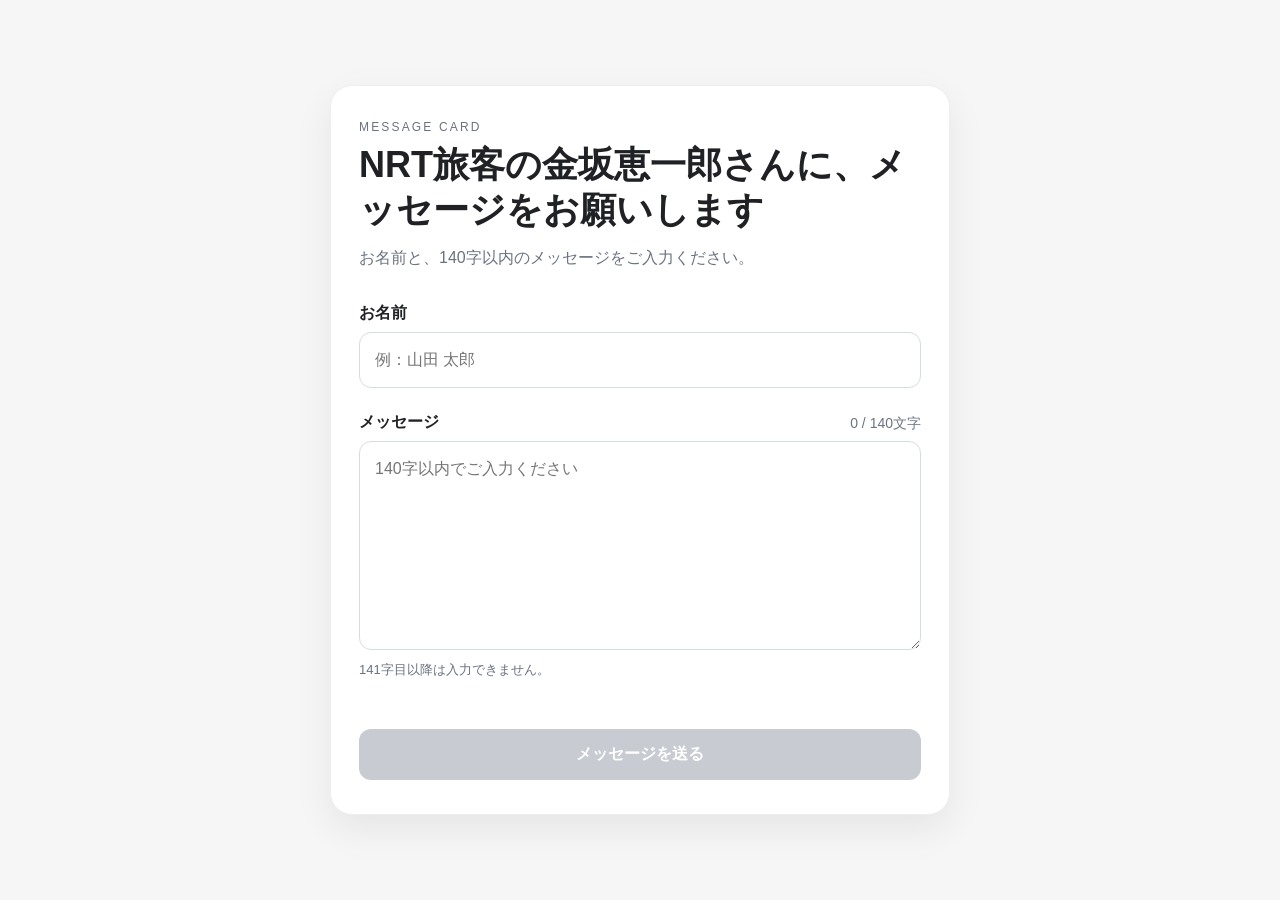
<file: index.html>
<!DOCTYPE html>
<html lang="ja">
<head>
  <meta charset="UTF-8">
  <meta name="viewport" content="width=device-width, initial-scale=1.0">
  <title>寄せ書きメッセージ</title>
  <link rel="stylesheet" href="style.css">
</head>
<body>
  <main class="page">
    <section class="card" aria-labelledby="page-title">
      <p class="eyebrow">MESSAGE CARD</p>
      <h1 id="page-title">NRT旅客の金坂恵一郎さんに、メッセージをお願いします</h1>
      <p class="intro">
        お名前と、140字以内のメッセージをご入力ください。
      </p>

      <form id="messageForm" novalidate>
        <div class="field">
          <label for="name">お名前</label>
          <input
            id="name"
            name="name"
            type="text"
            maxlength="40"
            autocomplete="name"
            placeholder="例：山田 太郎"
            required
          >
        </div>

        <div class="field">
          <div class="label-row">
            <label for="message">メッセージ</label>
            <span id="counter" class="counter" aria-live="polite">0 / 140文字</span>
          </div>

          <textarea
            id="message"
            name="message"
            maxlength="140"
            rows="7"
            placeholder="140字以内でご入力ください"
            required
          ></textarea>
          <p class="help">141字目以降は入力できません。</p>
        </div>

        <p id="formMessage" class="form-message" role="status" aria-live="polite"></p>

        <button id="submitButton" type="submit" disabled>
          メッセージを送る
        </button>
      </form>

      <section id="successPanel" class="success-panel" hidden>
        <div class="success-mark" aria-hidden="true">✓</div>
        <h2>送信しました</h2>
        <p>ご協力ありがとうございました。</p>
      </section>
    </section>
  </main>

  <script src="app.js"></script>
</body>
</html>
</file>
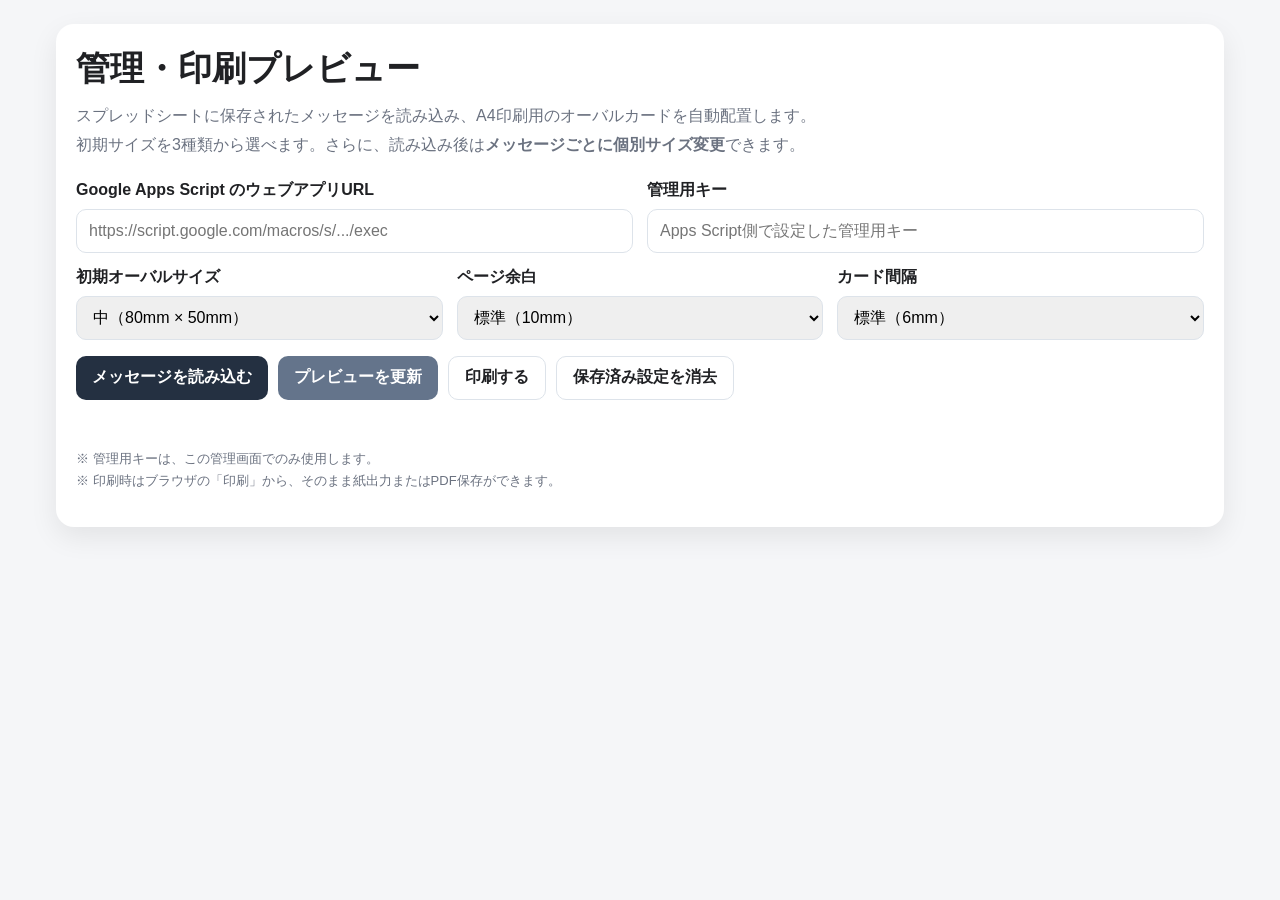
<file: admin.html>
<!DOCTYPE html>
<html lang="ja">
<head>
  <meta charset="UTF-8">
  <meta name="viewport" content="width=device-width, initial-scale=1.0">
  <title>寄せ書き 管理・印刷プレビュー</title>
  <style>
    * { box-sizing: border-box; }
    :root {
      --bg: #f5f6f8;
      --surface: #ffffff;
      --text: #202124;
      --muted: #6b7280;
      --line: #dde3ea;
      --accent: #243041;
      --shadow: 0 10px 28px rgba(0,0,0,0.08);
    }
    html, body {
      margin: 0;
      font-family:
        -apple-system, BlinkMacSystemFont, "Segoe UI",
        "Hiragino Kaku Gothic ProN", "Yu Gothic", Meiryo, sans-serif;
      color: var(--text);
      background: var(--bg);
    }
    .shell {
      max-width: 1200px;
      margin: 0 auto;
      padding: 24px 16px 40px;
    }
    .top-card {
      background: var(--surface);
      border-radius: 18px;
      padding: 22px 20px;
      box-shadow: var(--shadow);
      margin-bottom: 18px;
    }
    h1 {
      margin: 0 0 10px;
      font-size: clamp(24px, 5vw, 34px);
    }
    .intro {
      margin: 0 0 20px;
      color: var(--muted);
      line-height: 1.8;
    }
    .controls {
      display: grid;
      grid-template-columns: repeat(12, 1fr);
      gap: 14px;
      align-items: end;
    }
    .field {
      grid-column: span 12;
    }
    .field.half {
      grid-column: span 6;
    }
    .field.third {
      grid-column: span 4;
    }
    label {
      display: block;
      margin-bottom: 8px;
      font-weight: 700;
    }
    input, select, button {
      width: 100%;
      min-height: 44px;
      border: 1px solid var(--line);
      border-radius: 10px;
      padding: 10px 12px;
      font: inherit;
    }
    button {
      cursor: pointer;
      background: var(--accent);
      color: #fff;
      border: none;
      font-weight: 700;
    }
    button.secondary {
      background: #64748b;
    }
    button.ghost {
      background: #fff;
      color: var(--text);
      border: 1px solid var(--line);
    }
    .actions {
      display: flex;
      flex-wrap: wrap;
      gap: 10px;
      margin-top: 16px;
    }
    .actions button {
      width: auto;
      padding: 0 16px;
    }
    .status {
      margin-top: 14px;
      min-height: 24px;
      line-height: 1.6;
      color: #b42318;
      white-space: pre-wrap;
    }
    .summary {
      margin-top: 10px;
      color: var(--muted);
    }

    .individual-panel {
      background: var(--surface);
      border-radius: 18px;
      padding: 20px;
      box-shadow: var(--shadow);
      margin-bottom: 18px;
    }
    .individual-panel[hidden] {
      display: none !important;
    }
    .individual-panel h2 {
      margin: 0 0 8px;
      font-size: 20px;
    }
    .individual-panel .panel-note {
      margin: 0 0 14px;
      color: var(--muted);
      line-height: 1.7;
      font-size: 14px;
    }
    .individual-list {
      display: grid;
      gap: 8px;
    }
    .individual-row {
      display: grid;
      grid-template-columns: 70px minmax(100px, 160px) 1fr 150px;
      gap: 10px;
      align-items: center;
      padding: 10px 12px;
      border: 1px solid var(--line);
      border-radius: 10px;
      background: #fff;
    }
    .individual-number {
      color: var(--muted);
      font-size: 13px;
    }
    .individual-name {
      font-weight: 700;
      overflow: hidden;
      text-overflow: ellipsis;
      white-space: nowrap;
    }
    .individual-message {
      color: var(--muted);
      overflow: hidden;
      text-overflow: ellipsis;
      white-space: nowrap;
      font-size: 14px;
    }
    .individual-row select {
      min-height: 38px;
      padding: 7px 10px;
    }
    @media (max-width: 720px) {
      .individual-row {
        grid-template-columns: 56px 1fr 130px;
      }
      .individual-message {
        grid-column: 2 / -1;
        grid-row: 2;
      }
    }

    .preview-wrap {
      display: grid;
      gap: 18px;
    }
    .page-block {
      background: transparent;
    }
    .page-title {
      margin: 0 0 8px;
      font-size: 15px;
      color: var(--muted);
      font-weight: 700;
    }
    .print-page {
      width: 210mm;
      min-height: 297mm;
      background: #fff;
      box-shadow: var(--shadow);
      margin: 0 auto;
      position: relative;
      overflow: hidden;
      page-break-after: always;
    }
    .print-grid {
      position: absolute;
      inset: 0;
      padding: var(--page-margin-mm);
      display: grid;
      grid-template-columns: repeat(var(--grid-cols), var(--card-width-mm));
      grid-auto-rows: var(--card-height-mm);
      justify-content: center;
      align-content: start;
      gap: var(--grid-gap-mm);
    }
    .oval-card {
      width: var(--card-width-mm);
      height: var(--card-height-mm);
      background: #fff;
      border: 5.2px solid var(--oval-color);
      border-radius: 9999px;
      overflow: hidden;
      padding: 7mm 8mm 6mm;
      display: flex;
      flex-direction: column;
      justify-content: space-between;
    }
    .message-area {
      flex: 1 1 auto;
      min-height: 0;
      display: flex;
      align-items: center;
      justify-content: center;
      text-align: center;
      overflow: hidden;
    }
    .message-text {
      width: 100%;
      margin: 0;
      line-height: 1.45;
      white-space: pre-wrap;
      word-break: break-word;
      overflow-wrap: anywhere;
      font-size: 11pt;
    }
    .name-line {
      flex: 0 0 auto;
      margin-top: 4mm;
      text-align: right;
      font-size: 9pt;
      font-weight: 700;
      white-space: nowrap;
      overflow: hidden;
      text-overflow: ellipsis;
    }
    .note {
      margin-top: 10px;
      font-size: 13px;
      color: var(--muted);
      line-height: 1.7;
    }
    @media (max-width: 980px) {
      .field.half, .field.third { grid-column: span 12; }
      .print-page {
        width: 100%;
        min-height: auto;
        aspect-ratio: 210 / 297;
      }
    }
    @media print {
      body {
        background: #fff;
      }
      .top-card,
      .individual-panel {
        display: none !important;
      }
      .shell {
        max-width: none;
        padding: 0;
      }
  
    .individual-panel {
      background: var(--surface);
      border-radius: 18px;
      padding: 20px;
      box-shadow: var(--shadow);
      margin-bottom: 18px;
    }
    .individual-panel[hidden] {
      display: none !important;
    }
    .individual-panel h2 {
      margin: 0 0 8px;
      font-size: 20px;
    }
    .individual-panel .panel-note {
      margin: 0 0 14px;
      color: var(--muted);
      line-height: 1.7;
      font-size: 14px;
    }
    .individual-list {
      display: grid;
      gap: 8px;
    }
    .individual-row {
      display: grid;
      grid-template-columns: 70px minmax(100px, 160px) 1fr 150px;
      gap: 10px;
      align-items: center;
      padding: 10px 12px;
      border: 1px solid var(--line);
      border-radius: 10px;
      background: #fff;
    }
    .individual-number {
      color: var(--muted);
      font-size: 13px;
    }
    .individual-name {
      font-weight: 700;
      overflow: hidden;
      text-overflow: ellipsis;
      white-space: nowrap;
    }
    .individual-message {
      color: var(--muted);
      overflow: hidden;
      text-overflow: ellipsis;
      white-space: nowrap;
      font-size: 14px;
    }
    .individual-row select {
      min-height: 38px;
      padding: 7px 10px;
    }
    @media (max-width: 720px) {
      .individual-row {
        grid-template-columns: 56px 1fr 130px;
      }
      .individual-message {
        grid-column: 2 / -1;
        grid-row: 2;
      }
    }

    .preview-wrap {
        gap: 0;
      }
      .page-title {
        display: none;
      }
      .print-page {
        width: 210mm;
        min-height: 297mm;
        box-shadow: none;
        margin: 0;
      }
    }
  
    /* v4: 個別行の削除ボタン */
    .individual-row {
      grid-template-columns: 64px minmax(100px, 150px) 1fr 150px 86px;
    }
    .delete-button {
      width: 100%;
      min-height: 38px;
      padding: 7px 10px;
      border: 1px solid #dc2626;
      border-radius: 9px;
      background: #fff;
      color: #b91c1c;
      font-weight: 700;
      cursor: pointer;
    }
    .delete-button:hover {
      background: #fef2f2;
    }
    .delete-button:disabled {
      opacity: 0.55;
      cursor: wait;
    }
    @media (max-width: 820px) {
      .individual-row {
        grid-template-columns: 56px 1fr 130px 78px;
      }
      .individual-message {
        grid-column: 2 / -1;
        grid-row: 2;
      }
    }
</style>
</head>
<body>
  <main class="shell">
    <section class="top-card">
      <h1>管理・印刷プレビュー</h1>
      <p class="intro">
        スプレッドシートに保存されたメッセージを読み込み、A4印刷用のオーバルカードを自動配置します。<br>
        初期サイズを3種類から選べます。さらに、読み込み後は<strong>メッセージごとに個別サイズ変更</strong>できます。
      </p>

      <div class="controls">
        <div class="field half">
          <label for="gasUrl">Google Apps Script のウェブアプリURL</label>
          <input id="gasUrl" type="text" placeholder="https://script.google.com/macros/s/.../exec">
        </div>

        <div class="field half">
          <label for="adminKey">管理用キー</label>
          <input id="adminKey" type="password" placeholder="Apps Script側で設定した管理用キー">
        </div>

        <div class="field third">
          <label for="sizePreset">初期オーバルサイズ</label>
          <select id="sizePreset">
            <option value="small">小（70mm × 45mm）</option>
            <option value="medium" selected>中（80mm × 50mm）</option>
            <option value="large">大（85mm × 55mm）</option>
          </select>
        </div>

        <div class="field third">
          <label for="pageMargin">ページ余白</label>
          <select id="pageMargin">
            <option value="8">狭め（8mm）</option>
            <option value="10" selected>標準（10mm）</option>
            <option value="12">広め（12mm）</option>
          </select>
        </div>

        <div class="field third">
          <label for="gridGap">カード間隔</label>
          <select id="gridGap">
            <option value="5">狭め（5mm）</option>
            <option value="6" selected>標準（6mm）</option>
            <option value="8">広め（8mm）</option>
          </select>
        </div>
      </div>

      <div class="actions">
        <button id="loadButton" type="button">メッセージを読み込む</button>
        <button id="rerenderButton" type="button" class="secondary">プレビューを更新</button>
        <button id="printButton" type="button" class="ghost">印刷する</button>
        <button id="clearButton" type="button" class="ghost">保存済み設定を消去</button>
      </div>

      <div id="status" class="status" aria-live="polite"></div>
      <div id="summary" class="summary"></div>
      <p class="note">
        ※ 管理用キーは、この管理画面でのみ使用します。<br>
        ※ 印刷時はブラウザの「印刷」から、そのまま紙出力またはPDF保存ができます。
      </p>
    </section>

    <section id="individualPanel" class="individual-panel" hidden>
      <h2>個別サイズ設定</h2>
      <p class="panel-note">
        各メッセージごとに「小・中・大」を選べます。不要な投稿は「削除」からスプレッドシートごと削除できます。
      </p>
      <div id="individualList" class="individual-list"></div>
    </section>

    <section id="previewWrap" class="preview-wrap"></section>
  </main>

  <script src="admin.js?v=4.0"></script>
</body>
</html>
</file>
<file: style.css>
* {
  box-sizing: border-box;
}

:root {
  --bg: #f6f6f6;
  --surface: #ffffff;
  --text: #202124;
  --muted: #6b7280;
  --border: #d7dce2;
  --accent: #303846;
  --disabled: #c8ccd2;
  --danger: #b42318;
  --success: #137333;
}

html {
  font-family:
    -apple-system, BlinkMacSystemFont, "Segoe UI",
    "Hiragino Kaku Gothic ProN", "Yu Gothic", Meiryo, sans-serif;
  color: var(--text);
  background: var(--bg);
}

body {
  margin: 0;
}

.page {
  min-height: 100vh;
  display: grid;
  place-items: center;
  padding: 28px 16px;
}

.card {
  width: min(100%, 620px);
  background: var(--surface);
  border: 1px solid #eceff2;
  border-radius: 22px;
  padding: 34px 28px;
  box-shadow: 0 14px 38px rgba(0, 0, 0, 0.07);
}

.eyebrow {
  margin: 0 0 8px;
  font-size: 12px;
  letter-spacing: 0.18em;
  color: var(--muted);
}

h1 {
  margin: 0;
  font-size: clamp(26px, 6vw, 36px);
  line-height: 1.25;
}

.intro {
  margin: 12px 0 30px;
  line-height: 1.8;
  color: var(--muted);
}

.field + .field {
  margin-top: 24px;
}

label {
  display: block;
  margin-bottom: 8px;
  font-weight: 700;
}

.label-row {
  display: flex;
  align-items: end;
  justify-content: space-between;
  gap: 16px;
}

.label-row label {
  margin-bottom: 8px;
}

.counter {
  margin-bottom: 8px;
  font-size: 14px;
  color: var(--muted);
  white-space: nowrap;
}

input,
textarea {
  width: 100%;
  border: 1px solid var(--border);
  border-radius: 12px;
  padding: 14px 15px;
  font: inherit;
  line-height: 1.6;
  color: inherit;
  background: #fff;
  outline: none;
  transition: border-color 0.15s, box-shadow 0.15s;
}

textarea {
  resize: vertical;
  min-height: 170px;
}

input:focus,
textarea:focus {
  border-color: #7c8798;
  box-shadow: 0 0 0 3px rgba(48, 56, 70, 0.08);
}

.help {
  margin: 7px 0 0;
  font-size: 13px;
  color: var(--muted);
}

.form-message {
  min-height: 24px;
  margin: 18px 0 8px;
  color: var(--danger);
  line-height: 1.5;
}

button {
  width: 100%;
  border: 0;
  border-radius: 12px;
  padding: 15px 18px;
  font: inherit;
  font-weight: 700;
  color: #fff;
  background: var(--accent);
  cursor: pointer;
  transition: opacity 0.15s, transform 0.05s;
}

button:active:not(:disabled) {
  transform: translateY(1px);
}

button:disabled {
  background: var(--disabled);
  cursor: not-allowed;
}

.success-panel {
  text-align: center;
  padding: 36px 10px 12px;
}

.success-mark {
  width: 56px;
  height: 56px;
  margin: 0 auto 18px;
  display: grid;
  place-items: center;
  border-radius: 999px;
  background: #e6f4ea;
  color: var(--success);
  font-size: 28px;
  font-weight: 700;
}

.success-panel h2 {
  margin: 0 0 10px;
  font-size: 28px;
}

.success-panel p {
  margin: 0;
  color: var(--muted);
}

@media (max-width: 520px) {
  .card {
    padding: 28px 20px;
    border-radius: 18px;
  }

  textarea {
    min-height: 190px;
  }
}
</file>
